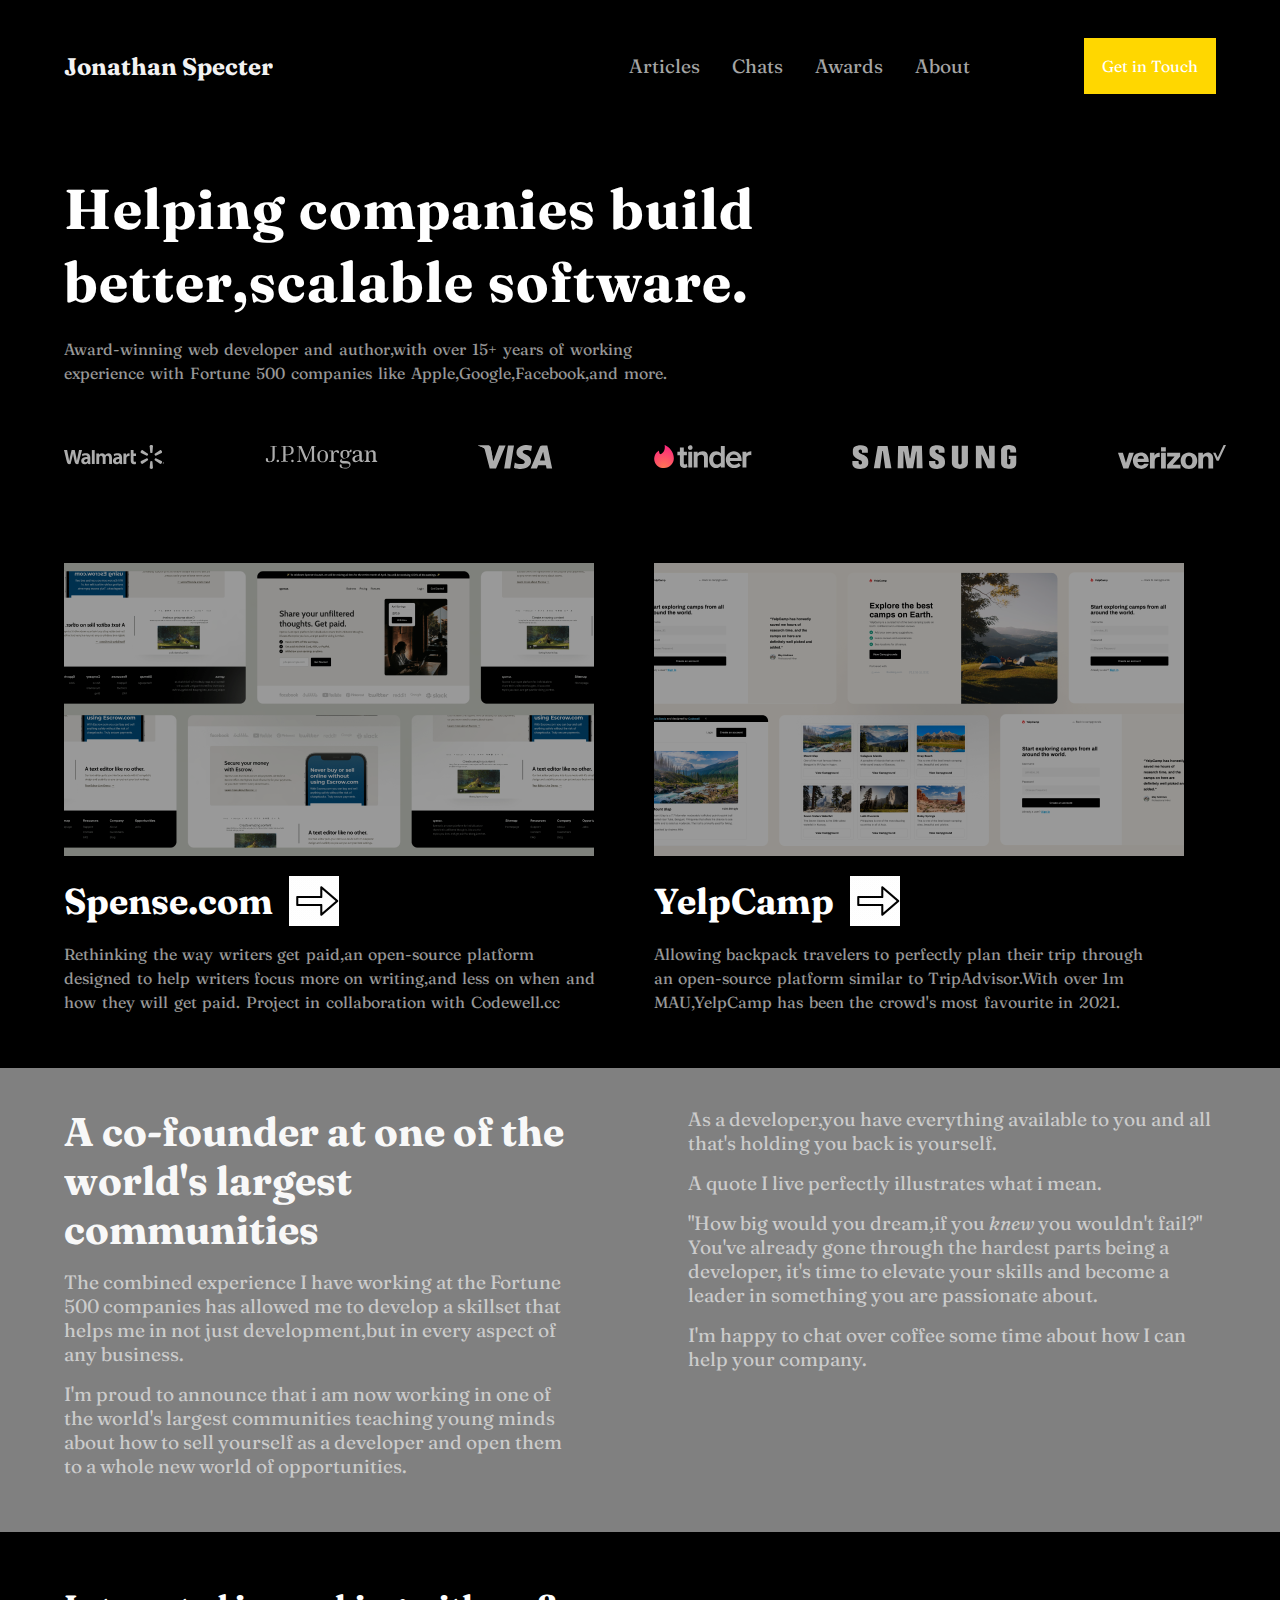
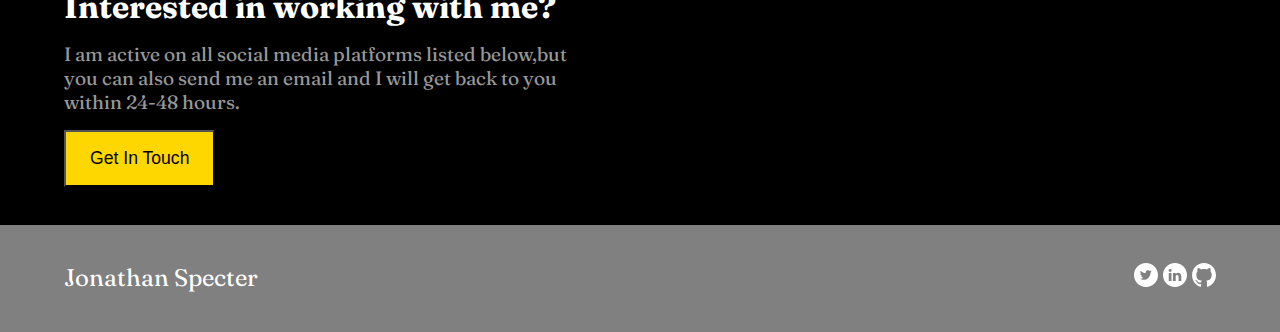
<file: index.html>
<!DOCTYPE html>
<html lang="en">
<head>
    <meta charset="UTF-8">
    <meta name="viewport" content="width=device-width, initial-scale=1.0">
    <title>CODEWELL| Landing Page Portfolio</title>
    <link rel="stylesheet" href="style.css">
    <link rel="shortcut icon" href="Developer Portfolio Starter Files/Assets/Social Icons/landing-page-optimization.png" type="image/x-icon">
    <link rel="preconnect" href="https://fonts.googleapis.com">
    <link rel="preconnect" href="https://fonts.gstatic.com" crossorigin>
    <link href="https://fonts.googleapis.com/css2?family=Barlow+Semi+Condensed:wght@500;600&family=Big+Shoulders+Text:wght@700&family=Fraunces:wght@700&family=Halant:wght@500;600&family=Hanken+Grotesk:ital,wght@0,700;0,800;1,500&family=Inter:wght@400;700&family=Karla:ital,wght@0,400;0,700;1,400;1,700&family=League+Spartan:wght@400;500;700&family=Lexend+Deca&family=Manrope:wght@400;500;600;700&family=Montserrat:wght@500;700&family=Open+Sans&family=Outfit:wght@300;400;600;700&family=PT+Sans:wght@700&family=Poiret+One&family=Poppins:ital,wght@0,200;0,400;0,500;0,600;1,200;1,400;1,500;1,600&family=Rubik:wght@400;500;700&display=swap" rel="stylesheet">
</head>
<body>
    <header>
        <div class="logo">
            <h2>Jonathan Specter</h2>
        </div>

        <input type="checkbox" id="checkbox">
        <label for="checkbox" class="hamburger">
             <div class="line"></div>
             <div class="line"></div>
             <div class="line"></div>
        </label>
 
        <nav class="nav">
            <ul>
                <li><a href="#">articles</a></li>
                <li><a href="#">chats</a></li>
                <li><a href="#">awards</a></li>
                <li><a href="#">about</a></li>
                <li><a href="#">get in touch</a></li>
            </ul>
        </nav>

        <div class="anime-button">
            <p>Get in Touch</p>
        </div>
        
        
    </header>
    <main>
        <section class="first-section">
           <div class="header-text">
             <h1>Helping companies build better,scalable software.</h1>

           </div>
           <div class="text">
            
            <p>
                Award-winning web developer and author,with over 15+ years of working experience with 
                Fortune 500 companies like Apple,Google,Facebook,and more.
            </p>

           </div>
           <div class="icons-box">
            <img src="assets/Logos/Walmart.svg" alt="">
            <img src="assets/Logos/JP Morgan.svg" alt="">
            <img src="assets/Logos/Visa.svg" alt="">
            <img src="assets/Logos/Tinder.svg" alt="">
            <img src="assets/Logos/Samsung.svg" alt="">
            <img src="assets/Logos/Verizon.svg" alt="">
           </div>
        </section>
        <section class="first-section second">
            
            <div class="spense-box">

                <div class="animation">
                    <a href="Developer Portfolio Starter Files/Spense Starter Files/spense.html"><img src="Developer Portfolio Starter Files/Assets/Spense.png" alt=""></a>
                </div>
                <div class="flexbox">
                    <h2>Spense.com</h2>
                    <img src="Developer Portfolio Starter Files/Assets/icons8-arrow.gif" alt="">
                </div>

                <div class="spensetext">
                    <p>Rethinking the way writers get paid,an open-source platform designed to help writers focus more on writing,and less on when 
                        and how they will get paid. Project in collaboration with Codewell.cc
                    </p>
                </div>
            </div>

            <div class="yelpcamp">
                <div class="animation">
                   <a href="Developer Portfolio Starter Files/yelpcamp.html"><img src="Developer Portfolio Starter Files/Assets/YelpCamp.png" alt=""></a>
                </div>               
                <div class="flexbox">
                    <h2>YelpCamp</h2>
                    <img src="Developer Portfolio Starter Files/Assets/icons8-arrow.gif" alt=""> 
                </div>

                <div class="spensetext">
                    <p>Allowing backpack travelers to perfectly plan their trip through
                        an open-source platform similar to TripAdvisor.With over 1m MAU,YelpCamp has 
                        been the crowd's most favourite in 2021.
                    </p>
                </div>

            </div>
        </section>
        
    </main>
    <section class="pre-footer">
        <div class="left-text">
            <h2>A co-founder at one of the world's largest communities</h2>
            
            <p>The combined experience I have working at the Fortune 500 companies has allowed
              me to develop a skillset that helps me in not just development,but in every aspect of any business.
            </p>

            <p>I'm proud to announce that i am now working in one of the world's largest communities teaching young
                minds about how to sell yourself as a developer and open them to a whole new world of opportunities.
            </p>

        </div>

        <div class="right-text">
           <p>As a developer,you have everything 
              available to you and all that's holding you back is yourself.
            </p>

            <p>A quote I live perfectly illustrates what i mean.</p>

            <p>"How big would you dream,if you <em>knew</em> you wouldn't fail?"
                You've already gone through the hardest parts being a developer,
                it's time to elevate your skills and become a leader in something you are passionate about.
            </p>

            <p>I'm happy to chat over coffee some time about how I can help your company.</p>

        </div>

    </section>
    <section class="black-prefoot">
        <div class="prefoot">
            <h2>Interested in working with me?</h2>

            <p>I am active on all social media platforms listed below,but you can also
                send me an email and I will get back to you within 24-48 hours.
            </p>
             <button>get in touch</button>
        </div>
    </section>

    <footer>
         <div class="footer-text">
            <p>Jonathan Specter</p>
         </div>

         <div class="footer-icons">
            <img src="Developer Portfolio Starter Files/Assets/Social Icons/Twitter.svg" alt="">
            <img src="Developer Portfolio Starter Files/Assets/Social Icons/LinkedIn.svg" alt="">
            <img src="Developer Portfolio Starter Files/Assets/Social Icons/Github.svg" alt="">
         </div>

    </footer>
</body>
</html>
</file>
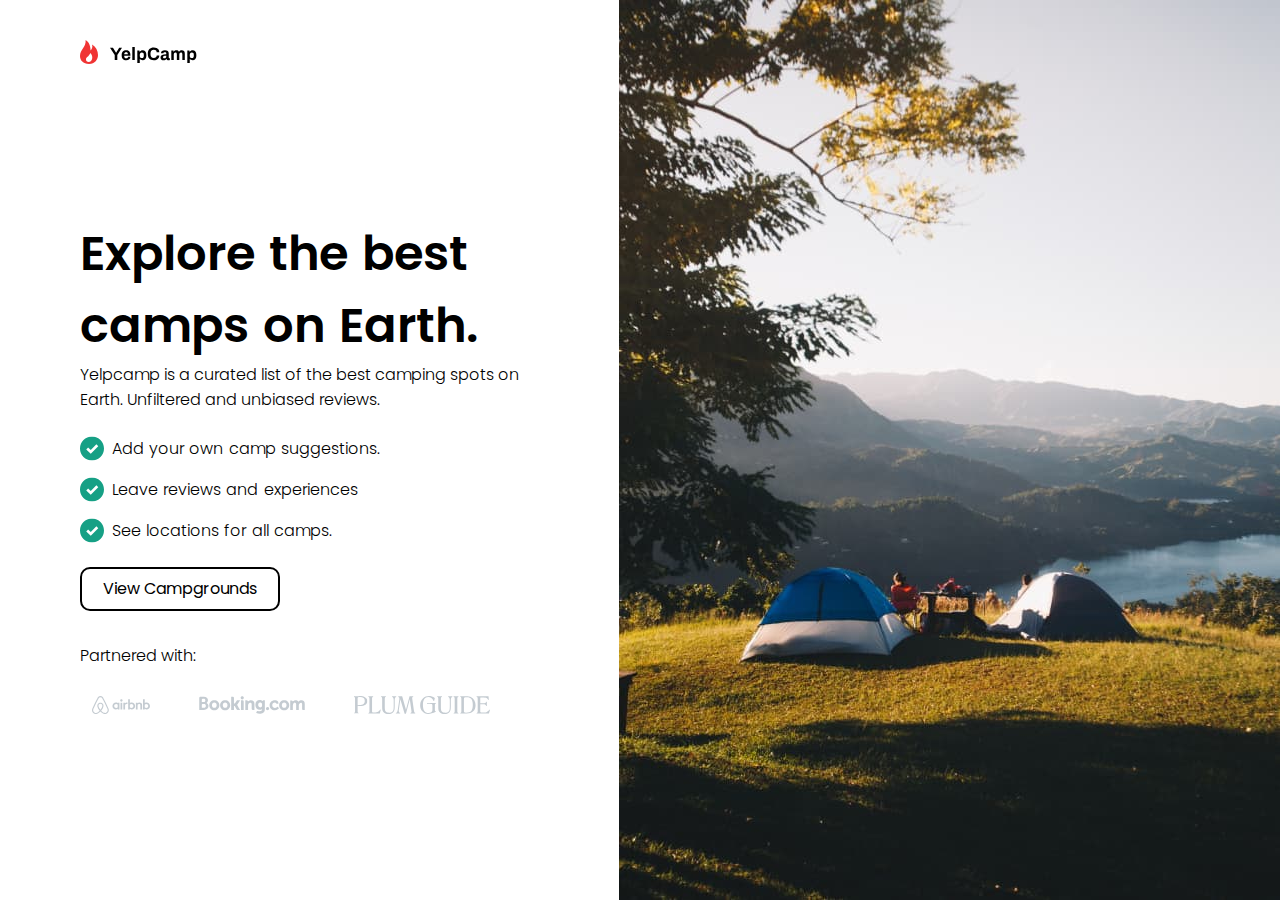
<file: Developer Portfolio Starter Files/yelpcamp.html>
<!DOCTYPE html>
<html lang="en">
<head>
    <meta charset="UTF-8">
    <link rel="stylesheet" href="styles.css">
    <link rel="shortcut icon" href="yelpcamp/camping-tent.png" type="image/x-icon">
    <meta name="viewport" content="width=device-width, initial-scale=1.0">
    <title>Yelpcamp || Landing Page</title>
</head>
<body>
    <main>
        <header>
            <div class="logo">
                <img src="yelpcamp/Assets/Logo.svg" alt="">
            </div>
        </header>
        <section class="main-section">
            <div class="first">
                <div class="logo-box">
                    <img src="yelpcamp/Assets/Logo.svg" alt="">
                </div>

                <div class="text-box">
                    <div class="header-text">
                        <h1>Explore the best camps on Earth.</h1>
                        <p>Yelpcamp is a curated list of the
                            best camping spots on Earth. Unfiltered and unbiased
                            reviews.
                        </p>
                    </div>

                    <div class="flex-box">
                        <div class="box">
                            <img src="yelpcamp/Assets/Checkmark.svg" alt="">
                            <p>Add your own camp suggestions.</p>
                        </div>
                        <div class="box">
                            <img src="yelpcamp/Assets/Checkmark.svg" alt="">
                            <p>Leave reviews and experiences</p>
                        </div>
                        <div class="box">
                            <img src="yelpcamp/Assets/Checkmark.svg" alt="">
                            <p>See locations for all camps.</p>
                        </div>
                    </div>

                    <div class="container">
                        <div class="wrap">
                            <a href="" class="alternate">
                                <span>view campgrounds</span>
                            </a>
                        </div>
                        <!-- <a href="https://www.flaticon.com/free-icons/tent" title="tent icons">Tent icons created by Freepik - Flaticon</a> -->
                    </div>

                    <footer>
                        <div class="introduction">
                            <p>Partnered with:</p>
                        </div>

                        <div class="footer-icons">
                            <img src="yelpcamp/Assets/Airbnb.svg" alt="">
                            <img src="yelpcamp/Assets/Booking.svg" alt="">
                            <img src="yelpcamp/Assets/Plum Guide.svg" alt="">
                        </div>
                    </footer>
                
                </div>
            </div>

            <div class="second">
                <div class="hero-image">
                    <img src="yelpcamp/Assets/Hero Image.jpg" alt="">
                </div>
                <div class="desktop-image">
                    <img src="yelpcamp/Assets/Hero Image (Tablet and Mobile).jpg" alt="">
                </div>
            </div>
        </section>
    </main>
   
</body>
</html>
</file>
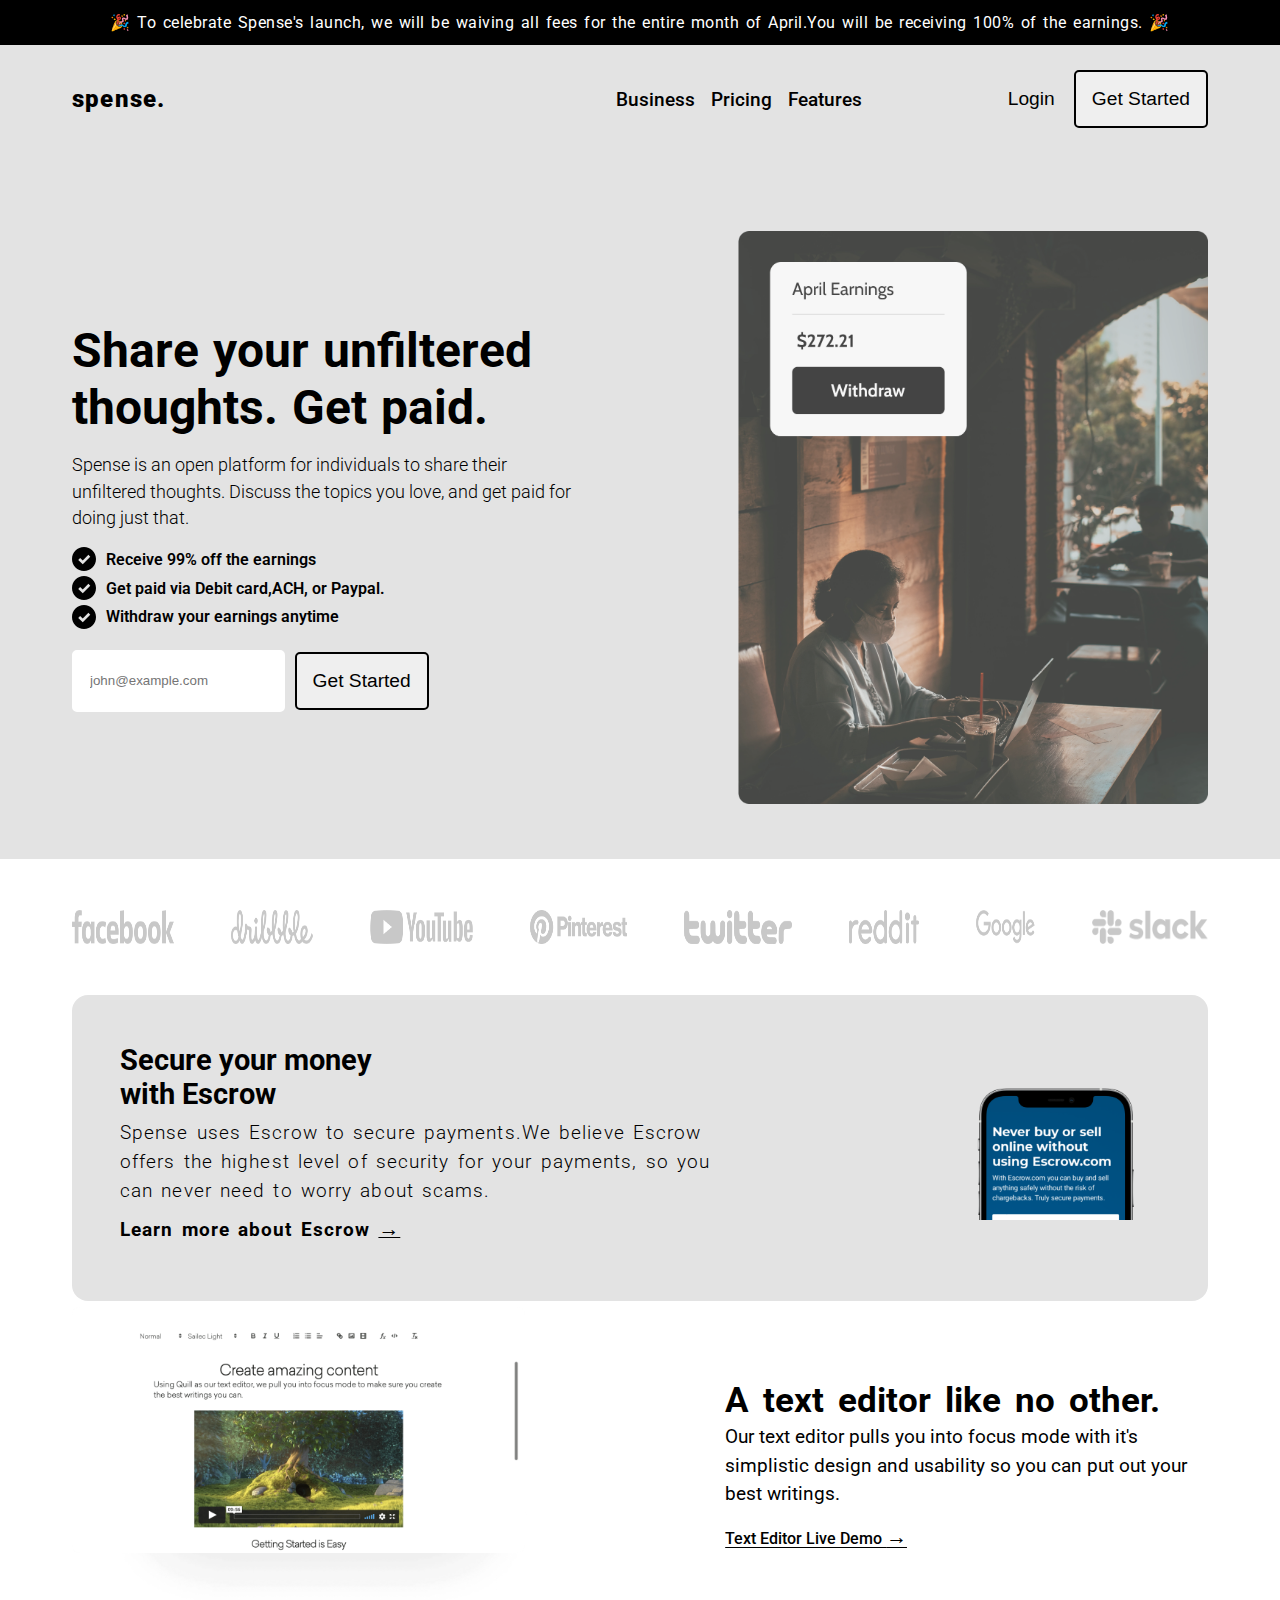
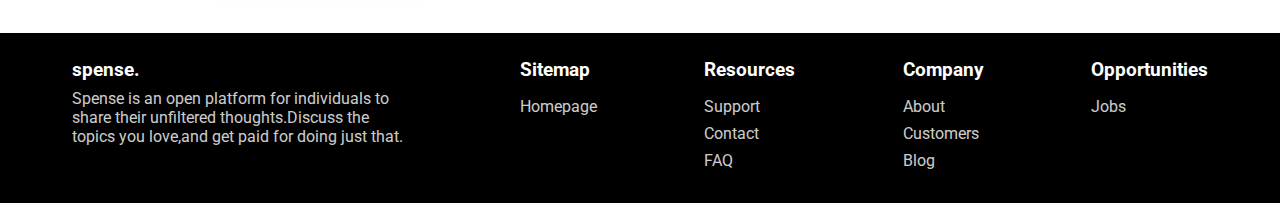
<file: Developer Portfolio Starter Files/Spense Starter Files/spense.html>
<!DOCTYPE html>
<html lang="en">
<head>
    <meta charset="UTF-8">
    <link rel="stylesheet" href="spense.css">
    <link rel="preconnect" href="https://fonts.googleapis.com">
    <link rel="preconnect" href="https://fonts.gstatic.com" crossorigin>
    <link href="https://fonts.googleapis.com/css2?family=Barlow+Semi+Condensed:wght@500;600&family=Big+Shoulders+Text:wght@700&family=Fraunces:wght@700&family=Halant:wght@500;600&family=Hanken+Grotesk:ital,wght@0,700;0,800;1,500&family=Inter:wght@400;700&family=Karla:ital,wght@0,400;0,700;1,400;1,700&family=League+Spartan:wght@400;500;700&family=Lexend+Deca&family=Manrope:wght@400;500;600;700&family=Montserrat:wght@500;700&family=Open+Sans&family=Outfit:wght@300;400;600;700&family=PT+Sans:wght@700&family=Poiret+One&family=Poppins:ital,wght@0,200;0,400;0,500;0,600;1,200;1,400;1,500;1,600&family=Roboto:ital,wght@0,300;0,400;0,500;0,700;0,900;1,900&family=Rubik:wght@400;500;700&display=swap" rel="stylesheet">
    <link rel="shortcut icon" href="Assets/thought.png" type="image/x-icon">
    <meta name="viewport" content="width=device-width, initial-scale=1.0">
    <title>SPENSE | LANDING PAGE </title>
</head>
<body>
  <header>
        <div class="top_section">
            <p><span>&#127881</span>
                To celebrate Spense's launch, we will be waiving all fees for the entire month of April.You will be receiving 100% of the earnings.
                <span>&#127881</span>  
            </p>
        </div>

        <div class="nav_bar">
            <div class="logo">
                spense.
            </div>

            <input type="checkbox" id="checkbox">
            <label for="checkbox" class="hamburger">
                    <div class="line"></div>
                    <div class="line"></div>
                    <div class="line"></div>                    
            </label>

            <nav class="nav">
                <ul>
                    <li>Business</li>
                    <li>Pricing</li>
                    <li>Features</li>
                    <li>Get Started</li>
                </ul>
            </nav>

            <div class="div">
               <button class="button">
                    Login
                </button>

           
                <button class="animated">
                   <a href=""> Get Started</a>
                </button>

                
            </div>
        </div>
  </header> 
  
  <main>
    <section class="first">
        <div class="first_container">
           <div class="text-wrap">
             <h2>Share your unfiltered thoughts. Get paid.</h2>
            <p>Spense is an open platform for individuals to share their unfiltered thoughts.
                Discuss the topics you love, and get paid for doing just that.
            </p>

           </div>
            <div class="flex_container">
                <img src="Assets/Checkmark.svg" alt="">
                <p>Receive 99% off the earnings</p>
            </div>
            <div class="flex_container">
                <img src="Assets/Checkmark.svg" alt="">
                <p>Get paid via Debit card,ACH, or Paypal.</p>
            </div>
            <div class="flex_container">
                <img src="Assets/Checkmark.svg" alt="">
                <p>Withdraw your earnings anytime</p>
            </div>


            <div class="flex_container">
                <input type="text" placeholder="john@example.com">
                 
                <button class="animated">
                   <a href=""> Get Started</a>
                </button>
            </div>
        </div>

        <div class="second-container">
            <img src="Assets/Hero Image (Desktop).png" alt="">
        </div>
         
    </section>

    <section class="wrapper">
        <div class="wrap">
            <img src="Assets/Facebook Logo.png" alt="">
        </div>  
        <div class="wrap">
            <img src="Assets/Dribbble Logo.png" alt="">
        </div>      
        <div class="wrap">
            <img src="Assets/Youtube Logo.png" alt="">
        </div>  
        <div class="wrap">
            <img src="Assets/Pinterest Logo.png" alt="">
        </div>
        <div class="wrap">
            <img src="Assets/Twitter Logo.png" alt="">
        </div>
        <div class="wrap">
            <img src="Assets/Reddit Logo.png" alt="">
        </div>
       <div class="wrap">
         <img src="Assets/Google Logo.png" alt="">
       </div>
        <div class="wrap">
            <img src="Assets/Slack Logo.png" alt="">
        </div>
    </section>

    <div class="phone-container">
        <div class="side-container">
            <div class="head-text">
                <h2>Secure your money with Escrow</h2>
            </div>
            <div class="text">
                <p>Spense uses Escrow to secure payments.We believe 
                Escrow offers the highest level of security for your payments,
                so you can never need to worry about scams.    
                </p>
                <p><a href="" class="animation">Learn more about Escrow <span>&#8594;</span></a></p>
            </div>
        </div>
          <div class="phone">
            <img src="Assets/Phone Mockup (Desktop).png" alt="">
          </div>
    </div>
     <section class="pre-footer">
        <div class="video-box">
            <img src="Assets/Text Editor.png" alt="">
        </div>
        <div class="video-text">
            <h3>A text editor like no other.</h3>
            <p>Our text editor pulls you into focus mode with it's simplistic 
                design and usability so you can put out your best writings. 
            </p>
            <a href="#">Text Editor Live Demo <span>&#8594;</span></a>
        </div>
    </section>
  </main>
  <footer>
        <div class="first-box">
            <div class="spense-logo">
                <h3>spense.</h3>
            </div>
            <div class="spense-text">
                <p>Spense is an open platform for individuals to share their unfiltered
                    thoughts.Discuss the topics you love,and get paid for doing just that.
                </p>
            </div>
        </div>

        <div class="second">
            <div class="heading">
                <h3>Sitemap</h3>
            </div>
            <div class="sub-links">
                <a href="#">Homepage</a>
            </div>
        </div>
        <div class="second">
             <div class="heading">
                <h3>Resources</h3>
            </div>
            <div class="sub-links">
                <a href="#">Support</a>
                <a href="#">Contact</a>
                <a href="#">FAQ</a>
            </div>
        </div>
        <div class="second">
             <div class="heading">
                <h3>Company</h3>
            </div>
            <div class="sub-links">
                <a href="#">About</a>
                <a href="#">Customers</a>
                <a href="#">Blog</a>
            </div>
        </div>
        <div class="second">
             <div class="heading">
                <h3>Opportunities</h3>
            </div>
            <div class="sub-links">
                <a href="#">Jobs</a>
            </div>
        </div>
  </footer>
</body>
</html>
</file>
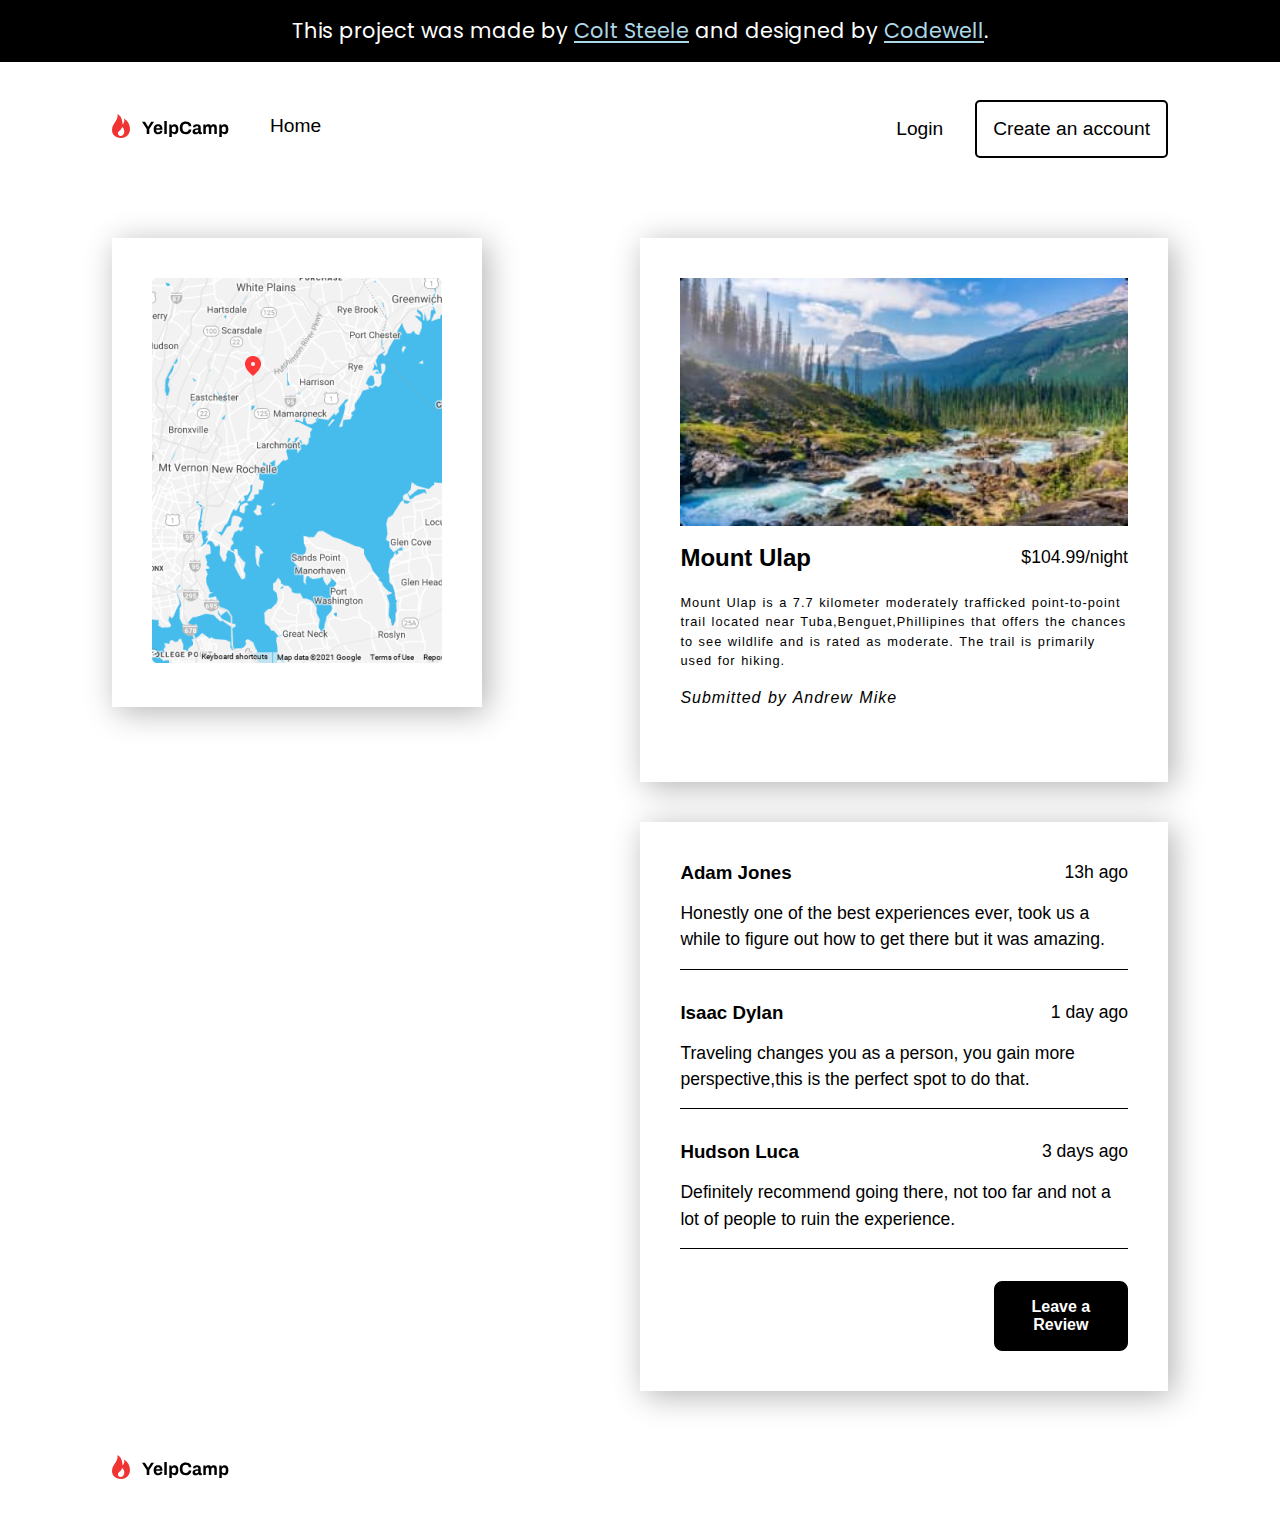
<file: Developer Portfolio Starter Files/yelpcamp/campground.html>
<!DOCTYPE html>
<html lang="en">
<head>
    <meta charset="UTF-8">
    <link rel="shortcut icon" href="Assets/camping-tent.png" type="image/x-icon">
    <link rel="stylesheet" href="campground.css">
    <meta name="viewport" content="width=device-width, initial-scale=1.0">
    <title>Yelpcamp || Campground Page</title>
</head>
<body>
    <header>
        <div class="top-bar">
            <p>This project was made by <a href="">Colt Steele</a>
                and designed by <a href="">Codewell</a>.
            </p>
        </div>

        <div class="nav-bar">
            <div class="home-box">
                <div class="logo">
                    <img src="Assets/Logo.svg" alt="">
                </div>
                <div class="home">
                    <a href="Assets/yelpcamp.html">Home</a>
                </div>
            </div>

            <div class="login-box">
                <div class="login">
                    <a href="Assets/log-in.html">Login</a>
                </div>
                <div class="button">
                    <a href="">Create an account</a>
                </div>
            </div>

            <input type="checkbox" id="checkbox">
            <label for="checkbox" class="hamburger">
                 <div class="line"></div>
                 <div class="line"></div>
                 <div class="line"></div>
            </label>
        </div>
    </header>
    <main>
        <section class="first">
            <div class="map-container">
                <img src="Assets/Map.png" alt="">
            </div>
            <div class="second-container">
                <div class="container">
                    <div class="wrapper">
                        <img src="Assets/Camp Images/Compressed Images/Mount Ulap.jpg" alt="">
                    </div>
    
                    <div class="text-wrap">
                        <div class="text">
                            <h2>
                                Mount Ulap
                            </h2>
                        </div>
                        <div class="time-box">
                            <p>$104.99/night</p>
                        </div>
                    </div>
    
                    <div class="wrap-text">
                        <p>Mount Ulap is a 7.7 kilometer moderately trafficked
                            point-to-point trail located near Tuba,Benguet,Phillipines that offers
                            the chances to see wildlife and is rated as moderate. The trail is primarily used for hiking.
                        </p>
    
                        <p><span><i>Submitted by Andrew Mike</i></span></p>
                    </div>
                </div>  
                <div class="comment-section">
                    <div class="comment">
                        <div class="top">
                            <div class="name-box">
                                <h3>Adam Jones</h3>
                            </div>

                            <div class="timer">
                                <p>13h ago</p>
                            </div>
                        </div>

                        <div class="word">
                            <p>Honestly one of the best experiences ever, took us a 
                                while to figure out how to get there but it was amazing.
                            </p>
                        </div>
                    </div>
                    <div class="comment">
                       <div class="top">
                            <div class="name-box">
                                <h3>Isaac Dylan</h3>
                            </div>
                            
                            <div class="timer">
                                <p>1 day ago</p>
                            </div>
                       </div>
                       <div class="word">
                        <p>Traveling changes you as a person, you gain more perspective,this
                            is the perfect spot to do that.
                        </p>
                       </div>
                    </div>
                    <div class="comment">
                       <div class="top">
                            <div class="name-box">
                                <h3>Hudson Luca</h3>
                            </div>
                        
                            <div class="timer">
                                <p>3 days ago</p>
                            </div>

                       </div>
                       <div class="word">
                            <p>Definitely recommend going there, not too far and not
                                a lot of people to ruin the experience.
                            </p>
                       </div>
                    </div>
                    <div class="message">
                        <a href="">Leave a Review</a>
                    </div>
                </div>
                
            </div>
        </section>
    </main>
    <footer>
        <div class="logo">
            <img src="Assets/Logo.svg" alt="">
        </div>
    </footer>
</body>
</html>
</file>
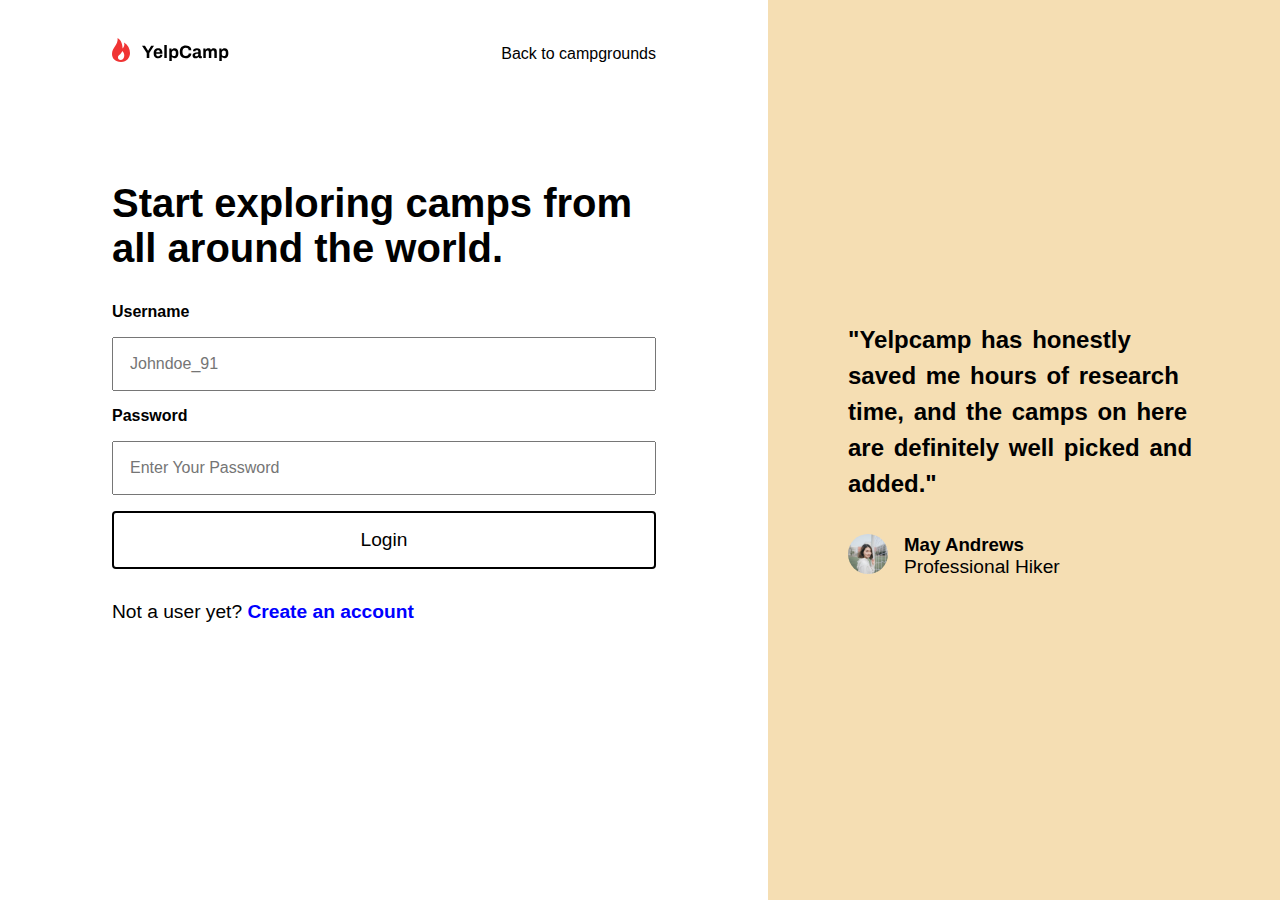
<file: Developer Portfolio Starter Files/yelpcamp/Assets/log-in.html>
<!DOCTYPE html>
<html lang="en">
<head>
    <meta charset="UTF-8">
    <link rel="stylesheet" href="log-in.css">
    <link rel="shortcut icon" href="camping-tent.png" type="image/x-icon">
    <meta name="viewport" content="width=device-width, initial-scale=1.0">
    <title>Yelpcamp || Login Page</title>
</head>
<body>
    <main>
        <section>
            <div class="navigation">
                <div class="logo">
                    <img src="Logo.svg" alt="">
                </div>

                <div class="nav-link">
                    <a href="">Back to campgrounds</a>
                </div>
            </div>

            <div class="card">
                <div class="intro-text">
                    <h2>Start exploring camps from all around
                        the world.
                    </h2>
                </div>

                <div class="form">
                     <div class="form-contents">
                        <div class="form-text">
                            <p>Username</p>
                         </div>
                         <div class="input">
                            <input type="text" placeholder="johndoe_91">
                         </div>
                     </div>

                     <div class="form-contents">
                        <div class="form-text">
                            <p>Password</p>
                         </div>
                         <div class="input">
                            <input type="text" placeholder="Enter your password">
                         </div>
                     </div>
                </div>
                    
                <button class="btn">Login</button>
                <div class="create-link">
                    <p>Not a user yet? <a href="">Create an account</a></p>
                </div>
            </div>
        </section>

        <section>
           <div class="align">
                <div class="testimonial">
                    <h2>
                        "Yelpcamp has honestly saved me hours of research time, and the camps on here
                        are definitely well picked and added."
                    </h2>
                
                </div>
            </div>

            <div class="flex-box">
                    <div class="image-box">
                        <img src="User Testimonial.svg" alt="">
                    </div>
                    <div class="name-card">
                        <h3>May Andrews</h3>
                        <p>Professional Hiker</p>
                    </div>
            </div>
           </div>
        </section>
    </main>
</body>
</html>
</file>
<file: style.css>
*{
    padding: 0;
    margin: 0;
    box-sizing: border-box;
}
body{
    /* font-family: Georgia, 'Times New Roman', Times, serif; */
    font-family: 'Fraunces', serif;
    /* overflow-x: hidden; */
}
header{
    background: black;
    color: white;
    padding: 3% 4rem;
    border-bottom: solid 1px black;
    display: flex;
    justify-content: space-between;
    align-items: center;
}
.anime-button{
    background: linear-gradient(30deg,gold 50%,transparent 50%);
    padding: 1rem;
    border: 2px gold solid;
    background-size: 500px;
    background-position: 0%;
    transition: all 350ms ease-in-out;
    cursor: pointer;
}
.anime-button:hover{
    background-position: 100%;
}

.logo{
    opacity: .95;
}
nav ul{
    display: flex;
    font-size: 1.2rem;
    text-transform: capitalize;
    justify-content: center;
    gap: 2rem;
    align-items: center;
}
nav li{
    list-style: none;
}
nav ul li a{
    text-decoration: none;
    position: relative;
    color: white;
    opacity: .65;
}
nav ul li a::before{
    content: "";
    transition: width .4s;
    background-color: antiquewhite;
    position: absolute;
    left: 0;
    height: 2px;
    bottom: -5px;
    width: 0%;
}
nav ul li:nth-child(5){
    display: none;
}
nav ul li a:hover::before{
    width: 100%;
}
button{
    padding: 1rem 1.5rem;
    background-color: gold;
    font-size: 1.1rem;
    text-transform: capitalize;
    color: black;
    cursor: pointer;
    transition: all .45s ease-in-out;
}

main{
    background-color: black;
}
.first-section{
    padding: 3% 4rem;
    border-top: solid 1px black;
    width: 75%;
    color: white;
}
.first-section h1{
    font-size: 3.5rem;
    letter-spacing: 1px;
    width: 100%;
    line-height: 1.3;
    word-spacing: 2px;
}
.text{
    width: 75%;
}
.text p{
    margin: 3% 0 7% 0;
    opacity: .6;
    line-height: 1.5;
    word-spacing: 2px;
    font-size: 1rem;
}
.icons-box{
    display: flex;
    gap: 12%;
    /* flex-wrap: wrap;
    row-gap: 2rem; */
    padding: 1rem 0;
    align-items: center;
}
.second{
    display: flex;
    justify-content: space-between;
    /* gap: 15%; */
    width: 100%;
}
.flexbox{
    display: flex;
    padding: 1rem 0;
    justify-content: flex-start;
    align-items: center;
    font-size: 1.5rem;
    gap: 1rem;
}
.animation img{
    opacity: .6;
    cursor: pointer;
    transition: opacity 200ms ease-in-out,scale 200ms ease-in 200ms;
}
.animation:hover img{
    opacity: 1;
    scale: 1.05;
}
.spensetext{
    width: 90%;
    margin-bottom: 1rem;
    opacity: .6;
}
.spensetext p{
    line-height: 1.5;
    word-spacing: 1.5px;
}
.pre-footer{
    padding: 3% 4rem;
    background: grey;
    display: flex;
    justify-content: center;
    gap: 10%;
    color: white;
}
.pre-footer p{
    opacity: .6;
    font-size: 1.2rem;
    padding-bottom: 1rem;
}
.left-text h2{
    font-size: 2.5rem;
    opacity: .95;
    padding-bottom: 1rem;
}
.black-prefoot{
    padding: 3% 4rem;
    color: white;
    background: black;
}
.prefoot{
    width: 45%;
}
.prefoot p{
    opacity: .6;
    font-size: 1.2rem;
    padding: 1rem 0;
}
.prefoot h2{
    font-size: 2rem;
    padding-top: 1rem;
}
footer{
    background: gray;
    display: flex;
    justify-content: space-between;
    padding: 3% 4rem;
    color: white;
    font-size: 1.5rem;
}
#checkbox{
    visibility: hidden;
}
/* responsiveness */
@media screen and (max-width:1024px){
    .yelpcamp > img,.spense-box > img{
        width: 75%;
        margin-bottom: 1rem;
    }
    .icons-box{
        gap: 8%;
    }
    .prefoot h2{
        font-size: 1.5rem;
    }
    .first-section h1{
        font-size: 2.5rem;
    }
}
@media screen and (max-width:768px){
    header .anime-button{
        /* display: none; */
        position: fixed;
        left: -100%;
    }
    
    nav{
        position: fixed;
        left: -100%;
        width: 75%;
        top: 0;
        transition: all .65s ease-in;
        z-index: 10;
    }
    .hamburger,
    .line:not(:nth-child(3)){
        position: relative;
        z-index: 11;
        transition: all .6s ease-in;
    }
    .line:nth-child(3){
        transition: all .2s ease-in;
    }
    nav ul{
        flex-direction: column;
        background-color: grey;
        row-gap: 2rem;
        font-size: 2rem;
        text-transform: uppercase;
        height: 100vh;
        text-align: center;
        padding: 1rem 0;
        overflow: scroll;
    }
    nav ul li:nth-child(5){
        display: contents;
        font-size: 1rem;
    }
    .line{
        width: 30px;
        background-color: whitesmoke;
        height: 3px;
    }
    #checkbox:checked ~ .nav{
        left: 0;
    }
    #checkbox:checked ~ .hamburger .line:nth-child(1){
        transform: rotate(135deg) translateY(-10px)translateX(-2px);
        width: 45px;
    }
    #checkbox:checked ~ .hamburger .line:nth-child(2){
        transform: rotate(-135deg) translateY(10px) translateX(-7px);
    }
    #checkbox:checked ~ .hamburger .line:nth-child(3){
        width: 0;
    }
    .line:not(:last-child){
        margin-bottom: 4px;
    }
    .line:nth-child(2){
        width: 45px;
    }

    .icons-box{
        flex-wrap: wrap;
        /* row-gap: 2rem; */
        gap: 1rem 4rem;
        align-items: center;
        justify-content: center;
        width: 90%;
    }
    section{
        padding: 3% 1.5rem;
    }
    .first-section{
        width: 100%;
        text-align: left;
    }
   .header-text h1{
        font-size: 3.5rem;
        word-spacing: 2px;
        line-height: 1.1;
        opacity: .95;
   } 
   .text{
        width: 100%;
   }
   .text p{
        font-size: 1.1rem;
        line-height: 1.2;
        margin: 3% 0;
        letter-spacing: 1px;
        word-spacing: 1.2px;
   }
   .second{
        flex-direction: column;
        row-gap: 2rem;
        width: 100%;
        align-items: center;
        justify-content: center;
        text-align: left;
   }
   .spense-box>img,.yelpcamp>img{
        width: 100%;
   }
   .pre-footer{
    flex-direction: column;
   }

   .left-text p,.right-text p{
        margin-bottom: 1rem;
   }
   .black-prefoot{
        width: 100%;
   }
   .prefoot{
        width: 80%;
   }
   .black-prefoot p{
        font-size: 1.2rem;
        word-spacing: 3px;
   }
   .prefoot h2{
        font-size: 2.2rem;
   }
   footer{
    font-size: 1rem;
   }

}
@media screen and (max-width:425px){
    .first-section,.second,footer,.pre-footer,.black-prefoot{
        padding: 2% 2rem;
    }
    header{
        padding: 4% 2rem;
    }
    .logo{
        font-size: 80%;
    }
    .header-text h1{
        /* width: 80%; */
        font-size: 2rem;
    }
    .icons-box{
        gap: 2.5rem;
    }
    .text p{
        letter-spacing: 0.1px;
        font-size: 85%;
        word-spacing: 2px;
    }
    .prefoot{
        width: 100%;
        font-size: 80%;
    }
    .left-text h2{
        font-size: 2rem;
    }
    .prefoot h2{
        font-size: 1.5rem;
    }
    .prefoot p{
        font-size: 90%;
        padding-top: 0;
    }
    .spense-box{
        width: 100%;
        align-items: center;
        justify-content: center;
    }
    .flexbox img{
        width: 10%;
    }
    .animation img{
        width: 100%;
    }
}
</file>
<file: Developer Portfolio Starter Files/styles.css>
@import url('https://fonts.googleapis.com/css2?family=Poppins:wght@100;200;300;400;500;600;700;800;900&display=swap');

*,
*::before,
*::after{
    padding: 0;
    /* transition: .5s ease-in-out; */
    margin: 0;
    box-sizing: border-box;
}

/* introductory pages */
body{
    background: #fff;
    padding-left: 3rem;
    font-family: 'Poppins', sans-serif;
    /* overflow: hidden; */
}
.main-section{
    display: flex;
    justify-content: space-between;
    align-items: flex-start;
}
.first{
    padding: 2.5rem 4rem 4rem 2rem;
    /* margin-bottom: 2rem; */
}
.logo-box{
    padding-bottom: 5rem;
}
.hero-image{
    width: 90%;
}
.header-text{
    padding-top: 4rem;
    width: 100%;
}
.header-text h1{
    font-size: 3rem;
    font-weight: 600;
    word-spacing: 3px;
}
.header-text p{
    font-weight: 300;
}
.flex-box{
    padding-top: 1.5rem;
}
.box{
    display: flex;
    word-spacing: 1.2px;
    font-weight: 300;
    gap: .5rem;
    margin-bottom: 1rem;
}
.footer-icons{
    display: flex;
    gap: 5%;
    padding-top: 1rem;
}
.desktop-image{
    display: none;
}

html span{
    transition: none;
}
.introduction p{
    font-weight: 300;
}
.container{
    transition: .5s ease-in-out;
    max-width: 200px;
    padding: .5rem 0 2rem 0;
    width: 100%;
    transition: all .5s ease-in-out;
}
.container a{
    overflow: hidden;
    text-align: center;
    position: relative;
    transition: .5s ease-in-out;
    display: block;
    padding: 0 1rem;
    border-radius: 10px;
    /* margin: 0 auto; */
    text-decoration: none;
    color: black;
    line-height: 40px;
    width: 100%;
    max-width: 250px;
    text-transform: capitalize;
    border: 2px solid black;
}
.container a:hover{
   color: white;
}

.alternate::before,
.alternate::after,
.alternate span::after,
.alternate span::before{
   content: '';
   position: absolute;
   z-index: -1;
   top: 0;
   transition: .5s ease-in-out;
   width: 25%;
   height: 0;
   background-color: black;
}
.alternate::before{
   left: 0;
}
.alternate::after{
   left: 50%;
}
header{
    display: none;
}
.alternate span::before,
.alternate span::after{
   bottom: 0;
   top: auto;    
}
.alternate span::before{
   left: 25%;
}
.alternate span::after{
   left: 75%;
}
.alternate:hover::before,
.alternate:hover:after,
.alternate:hover span::before,
.alternate:hover span::after
{
   height: 40px;
}
/* respnsiveness */
@media screen and (max-width:1024px) {
    
    .header-text{
        width: 100%;
    }
    .header-text h1{
        font-size: 2.5rem;
        margin-bottom: .5rem;
    }
    .header-text p{
        font-size: 90%;
    }
    .footer-icons{
        gap: 2%;
    }
}
@media screen and (max-width:768px){
    .logo-box{
        display: none;
    }
    header{
        display: contents;
    }
    .logo{
        padding-left: 2rem;
        margin: 2rem 0;
    }
    .main-section{
        flex-direction: column-reverse;
    }
    body{
        padding-left: 0;
    }
    .first{
        padding-left: 2rem;
        margin-bottom: 0rem;
    }
    .hero-image{
        display: none;
    }
    .desktop-image{
        display: contents;
    }
    .container{
        transition: none;
    }
    .container a{
        background: black;
        color: #fff;
    }
}
@media screen and (max-width:425px){
    .desktop-image img{
        width: 100%;
        /* object-fit: cover; */
    }
    .desktop-image{
        width: 100%;
    }
    .container{
        margin-top: 1rem;
    }
    .first{
        padding-left: 1rem;
        margin-bottom: 0rem;
    }
    .header-text{
        width: 90vw;
    }
    .box{
        margin-bottom: .5rem;
        font-size: 80%;
    }
    .box img{
        width: 5%;
    }
    .box p{
        padding-top: .2rem;
    }
    .footer-icons img{
        width: 40%;
    }
    .header-text h1{
        line-height: 1.2;
        font-size: 2rem;
    }
    .first
    ,.second{
        width: 100%;
    }
}
</file>
<file: Developer Portfolio Starter Files/Spense Starter Files/spense.css>
@import url('https://fonts.googleapis.com/css2?family=Barlow+Semi+Condensed:wght@500;600&family=Big+Shoulders+Text:wght@700&family=Fraunces:wght@700&family=Halant:wght@500;600&family=Hanken+Grotesk:ital,wght@0,700;0,800;1,500&family=Inter:wght@400;700&family=Karla:ital,wght@0,400;0,700;1,400;1,700&family=League+Spartan:wght@400;500;700&family=Lexend+Deca&family=Manrope:wght@400;500;600;700&family=Montserrat:wght@500;700&family=Open+Sans&family=Outfit:wght@300;400;600;700&family=PT+Sans:wght@700&family=Poiret+One&family=Poppins:ital,wght@0,200;0,400;0,500;0,600;1,200;1,400;1,500;1,600&family=Roboto:wght@300;400;500&family=Rubik:wght@400;500;700&display=swap');

*{
    margin: 0;
    padding: 0;
    box-sizing: border-box;
}
body{
    font-family: 'Roboto', sans-serif;
    min-height: 100vh;
    overflow-x: hidden;
    /* padding: 3% 4rem; */
}
.top_section{
    background-color: #000;
    padding: 1% 3rem;
    color: white;
    word-spacing: 2px;
}
.top_section p{
    /* margin: 0 4.5rem; */
    text-align: center;
    font-size: 1.rem;
    letter-spacing: .5px;
}
.nav_bar{
    padding: 2% 4.5rem 4% 4.5rem;
    width: 100%;
    background-color: #e3e3e3;
    display: flex;
    justify-content: space-between;
    align-items: center;
}
.logo{
    font-weight: 900;
    font-size: 1.5rem;
    letter-spacing: 1.2px;
}
.nav ul{
    display: flex;
    list-style-type: none;
    align-items: center;
    gap: 1rem;
    font-size: 1.2rem;
    cursor: pointer;
    font-weight: 500;
}

#checkbox{
    opacity: 0;
}
nav ul li{
    position: relative;
}
nav ul li:last-child{
    display: none;
}
.div{
    display: flex;
    align-items: inherit;
    gap: 1.2rem;
}
.button{
    border: none;
    background-color: transparent;
    font-size: 1.2rem;
}
.div a{
    text-decoration: none;
    color: #000;
}
.animated a{
    font-size: 1.2rem;
    color: #000;
    text-decoration: none;
}
.animated{
    cursor: pointer;
    border-radius: 5px; 
    display: inline-block;
    padding: 1rem;
    border: 2px solid #000;
    position: relative;
    isolation: isolate;
}
.animated::after{
    content: '';
    position: absolute;
    z-index: -2;
    background-color: #000;
    inset: 0;
    transform-origin: right;
    transition: all 400ms ease-in-out;
    scale: 0 1;
}
.animated:hover a{
    color: white;
}
.animated:hover:after,.animated:focus-visible::after{
    scale: 1 1;
    transform-origin: left;
}
nav ul li::before{
    content: '';
    position: absolute;
    background-color: #555;
    /* width: 0%; */
    inset: 0;
    scale: 0 1;
    height: 2px;
    transform-origin: center;
    transition: all 300ms ease-in;
    left: 0;
    top: 100%;
}
nav ul li:hover::before{
    scale: 1 1;
}
.first{
    background: #e3e3e3;
    width: 100%;
    padding: 4% 4.5rem 4% 4.5rem;
    display: flex;
    /* justify-content: space-between; */
    align-items: center;
}
.text-wrap{
    width: 75%;
}
.text-wrap h2{
    font-size: 3rem;
    font-weight: 700;
    word-spacing: 2px;
    margin-bottom: 1rem;
}
.text-wrap p{
    font-weight: 300;
    line-height: 1.5;
    font-size: 1.1rem;
    padding-bottom: 1rem;
}
.flex_container{
    display: flex;
    justify-content: flex-start;
    gap: .6rem;
    font-weight: 600;
    padding-bottom: .3rem;
    align-items: center;
}
.flex_container:has(input){
    margin-top: 1rem;
}
.flex_container input{
    padding: 1rem;
    height: 62px;
    border: 2px solid white;
    border-radius: 5px;
}
.second-container{
    max-width: 470px;
}
.second-container img{
    /* width: min-content; */
    width: 100%;
    opacity: .7;
    transition: opacity 250ms ease-in,transform 250ms ease-in-out 250ms;
}
.second-container:hover img{
    opacity: 1;
    transform: translateY(-10px);
}
.wrapper{
    background: white;
    display: flex;
    /* justify-content: space-between; */
    padding: 2% 4.5rem;
    gap: 5%;
    /* width: 100%; */
    margin: 2% 0;
   }
.wrap{
    width: fit-content;
    transition: all 500ms ease;
}
.wrap img{
    width: 100%;
    height: 100%;
}
.wrap:hover img{
    transform: translateY(-10px);
    transition: all 700ms ease-out;
}
.phone-container{
    margin: 0 4.5rem;
    background: #e3e3e3;
    border-radius: 1rem;
    padding: 3rem;
    display: flex;
    align-items: center;
    justify-content: space-between;
}
.side-container{
    /* width: fit-content; */
}
.head-text{
    width: 50%;
    margin-bottom: .5rem;
    font-size: 1.2rem;
}
.text{
    width: 95%;
}
/* the text paragraph aint perfect yet */
.text>p{
    font-size: 1.2rem;
    word-spacing: 2px;
    letter-spacing: 1.1px;
    line-height: 1.5;
    font-weight: 300;
    padding-bottom: .5rem;
}
.animation{
    text-decoration: none;
    color: #000;
    font-weight: 700;
    transition: all 350ms ease-in-out;
    /* margin-bottom: 2px; */
}
.animation span{
    font-size: 1.3rem;
    text-decoration: underline;
    text-decoration-thickness: 1.3px;
}
.phone{
    width: 100%;
    height: 100%;
}
.phone img{
    width: 100%;
    height: 100%;
}
.pre-footer{
    display: flex;
    justify-content: flex-start;
    padding: .5% 4.5rem;
    gap: 15%;
}
.video-box{
    width: 100%;
}
.video-box img{
    width: 100%;
}
.video-text{
    width: 100%;
    margin-top: 4.5rem;
}
.video-text h3{
    font-size: 2.2rem;
    margin-bottom: .1rem;
    word-spacing: 5px;
}
.video-text p{
    font-size: 1.2rem;
    line-height: 1.5;
    margin-bottom: 1rem;
}
.video-text a{
    color: black;
    text-decoration: underline;
    font-weight: 500;
    text-underline-offset: 3px;
}
.video-text span{
    font-size: 1.3rem;
}
footer{
    background-color: #000;
    padding: 2% 4.5rem;
    display: flex;
    justify-content: space-between;
}
div:has(.sub-links){
    background-color: #000;
    color: white;
}
.first-box{
    background-color: #000;
    color: white;
    width: 30%;
    display: flex;
    row-gap: .5rem;
    align-items: flex-start;
    /* justify-content: flex-start; */
    flex-direction: column;
}
.spense-text{
    opacity: 80%;
}
.second{
    display: flex;
    row-gap: 1rem;
    flex-direction: column; 
}
.sub-links a{
    display: block;
    margin-bottom: .5rem;
    opacity: 80%;
    text-decoration: none;
    color: white;
}
/* responsiveness */
@media screen and (max-width:1024px) {
    .top_section{
        padding: 1% 1rem;
        font-size: 90%;
        word-spacing: 80%;
    }
    .nav_bar{
        padding: 2% 2rem;
    }
    .first,.wrapper{
        padding: 3% 2rem;
    }
    .text-wrap{
    width: 85%;
    }
    .text-wrap h2{
        font-size: 2.5rem;
    }
    .flex_container{
        gap: 1rem;
    }
    .phone-container{
        margin: 0% 2rem;
    }
    .text{
        width: 100%;
    }
    .phone{
        width: 100%;
    }
    .phone img{
        width: 100%;
    }
    .pre-footer{
        margin: 2% 0;
    }
    .video-text{
        width: 100%;
        margin-top: 2.5rem;
    }
    .video-text h3{
        font-size: 1.5rem;
        margin-bottom: .4rem;
        word-spacing: 5px;
    }
    .video-text p{
        font-size: 95%;
        margin-bottom: .1rem;
    }
    footer{
        padding: 2% 2rem;
    }
    .first-box{
        width: 40%;
    }
    .spense-text p{
        font-size: 1rem;
        word-spacing: 1.5px;
    }
}
@media screen and (max-width:768px){
    nav ul li{
        font-size: 90%;
    }
    .button{
        font-size: 98%;
    }
    .animated{
        padding: .5rem;
    }
    .first{
        /* padding: 2% .5rem; */
        flex-direction: column-reverse;
        row-gap: 2rem;
    }
    .second-container{
        max-width: 700px;
    }
    .second-container img{
        width: 100%;   
    }
    .text{
        width: 100%;
        /* margin: 0 auto; */
        /* text-align: center; */
    }
    .text-wrap{
        width: 85%;
    }
    .flex_container input{
        max-height: 45px;
    }
    .phone-container{
        flex-direction: column;
        row-gap: 2rem;
        justify-content: center;
        padding: 1.5rem;
        align-items: center;
    }
    .side-container{
        margin-left: 10%;
    }
    .phone{
        max-width: 900px;
    }
    .phone img{
        width: 100%;
        margin-left: -20%;
        margin-bottom: -3.5%;
    }
    .pre-footer{
        flex-direction: column-reverse;
        padding: 1.5rem;
    }
    .video-text{
        width: 90%;
    }
    .video-text p{
        word-spacing: 2px;
        letter-spacing: 1.3 px;
    }
    footer{
        flex-wrap: wrap;
        column-gap: 2.5rem;
        align-items: flex-start;
        justify-content: flex-start;
        padding:  1.2rem;
        row-gap: 1rem;
    }
    .first-box{
        width: 60%;
    }
    .spense-text{
        width: 100%;
    }
}
@media screen and (max-width:425px) {
    .nav{
        position: fixed;
        left: -100%;
        width: 100%;
        top: 0;
        transition: all .65s ease-in;
        z-index: 5;
    }
    .nav ul{
        flex-direction: column;
        background-color: #e3e3e3;
        row-gap: 2rem;
        justify-content: center;
        align-items: center;
        font-size: 2rem;
        text-transform: uppercase;
        height: 100vh;
        text-align: center;
        padding: 1rem 0;
        overflow: scroll;
    }
    .div{
        position: fixed;
        left: -100%;
    }
    header{
        overflow-x: hidden;
    }
    .hamburger,.line{
        position: relative;
        z-index: 11;
        transition: all .4s ease-in-out;
    }
    .line{
        width: 30px;
        transform-origin: center;
        background-color: #000;
        height: 3px;
    }    
    .line:not(:last-child){
        margin-bottom: 3px;
    }
    #checkbox:checked ~ .nav{
        left: 0;
    }
    #checkbox:checked ~ .hamburger .line:nth-child(1){
        transform: rotate(45deg) translateY(7px);
    }
    #checkbox:checked ~ .hamburger .line:nth-child(3){
        transform: rotate(-45deg) translateY(-9px);
    }
    #checkbox:checked ~ .hamburger .line:nth-child(2){
        width: 0;
    }
    nav ul li:last-child{
        display: contents;
    } 
    .text-wrap{
        width: 100%;
    }  
    .text-wrap h2{
        font-size: 1.7rem;
    } 
    .text-wrap p{
        font-size: 95%;
    }
    .flex_container img{
        width: 4%;
    }
    .flex_container p{
        font-size: 95%;
    }
    .flex_container:has(input){
        flex-wrap: wrap;
        row-gap: 2rem;
    }
    .wrap img{
        width: 95%;
    }
    .head-text{
        width: 70%;
    }
    .head-text h2{
        font-size: 1.7rem;
    }
    .text{
        width: 100%;
    }
    .text p{
        font-size: 95%;
    }
    .pre-footer{
        margin: 0;
        padding: 0 2rem;
    }
    .video-text{
        width: 100%;
    }
    .video-text h3{
        font-size: 2rem;
    }
    .video-text p{
        font-size: 90%;
    }
    footer{
        row-gap: 3rem;
        column-gap: 20%;
        justify-content: space-between;
    }
    .first-box{
        width: 100%;
    }
}
</file>
<file: Developer Portfolio Starter Files/yelpcamp/campground.css>
@import url('https://fonts.googleapis.com/css2?family=Poppins:wght@100;200;300;400;500;600;700;800;900&display=swap');

*{
    padding: 0;
    margin: 0;
    box-sizing: border-box;
}
body{
    font-family: 'Roboto', sans-serif;
}
html{
    scroll-behavior: smooth;
}
/* header and navigation */
header{
    margin-bottom: 1rem;
}
.top-bar{
    background-color: #000;
    padding: 1.2% .5rem;
    color: #fff;
    font-family: 'Poppins', sans-serif;
    font-size: 1.3rem;
    text-align: center;
}
.hamburger{
    display: none;
}
.top-bar a{
    text-decoration-color: lightblue;
    text-underline-offset: 3px;
    color: lightblue;
}
.nav-bar,
footer{
    padding: 3% 7rem;
    display: flex;
    justify-content: space-between;
}
.home-box{
    display: inherit;
    gap: 2.5rem;
    align-items: center;
}
.home{
    padding-bottom: .4rem;
}
.nav-bar a{
    text-decoration: none;
    color: #000;
    font-size: 1.2rem;
    position: relative;
    transition: all 250ms ease-in;
}
.home a::after,
.login a::after{
    position: absolute;
    height: 1.5px;
    width: 100%;
    transition: all 250ms ease-in;
    z-index: -1;
    content: '';
    bottom: 0%;
    left: 0;
    background: #000;
    transform-origin: center;
    scale: 0 1;
}
.home a:hover::after,
.home a:focus-visible::after,
.login a:hover::after,
.login a:focus-visible:after{
    scale: 1 1;
}
.login-box{
    display: inherit;
    align-items: center;
    gap: 2rem;
}
.button a{
    display: block;
    border-radius: 5px;
    padding: 1rem;
    border: 2px solid black;
    transition: all 300ms ease-in-out;
}
.button a::after{
    background-color: #000;
    width: 100%;
    height: 100%;
    content: "";
    position: absolute;
    top: 0;
    z-index: -1;
    left: 0;
    inset: 0;
    transform-origin: right;
    isolation: isolate;
    transition: inherit;
    scale: 0 1;
}
.button a:hover{
    color: white;
}
.button a:hover::after,
.button a:focus-visible::after{
    scale: 1 1;
    transform-origin: left;
}
section{
    padding: 2% 7rem;
}
section p{
    font-size: 1.1rem;
    font-weight: 500;
}
.first{
    display: flex;
    gap: 15%;
    /* justify-content: space-between; */
    align-items: flex-start;
}
.map-container,
.container,
.comment-section{
    padding: 2.5rem;
    transition: all 250ms ease-in;
    cursor: pointer;
    background-color: rgba(255, 255, 255, .1);
    box-shadow: 5px 5px 30px rgba(0, 0, 0, .3);
}
.wrapper img{
    transition: all 250ms ease-in-out;
}
.map-container img{
    transition: inherit;
}
.map-container:hover 
img,
.wrapper:hover img{
    transform: scale(1.09);
}
.wrapper img{
    width: 100%;
}
.text-wrap{
    display: flex;
    padding-bottom: .5rem;
    margin: 3% 0;
    align-items: center;
    justify-content: space-between;
}
.wrap-text{
    width: 100%;
    padding-bottom: 1rem;
}
.wrap-text p{
    letter-spacing: 1px;
    line-height: 1.5;
    font-size: .8rem;
    font-weight: 500;
    word-spacing: 1px;
}
.wrap-text p:has(span){
    font-size: 1rem;
    padding: 1rem 0;
}
.comment-section{
    margin-top: 2.5rem;
}
.top{
    display: flex;
    justify-content: space-between;
    padding-bottom: 1rem;
}
.hamburger,
#checkbox{
    display: none;
}
.word{
    padding-bottom: 1rem;
    margin-bottom: 2rem;
    border-bottom: #000 .1px solid;
    border-bottom-width: .2px;
}
.word p{
    font-size: 1.1rem;
    line-height: 1.5;
    font-weight: 500;
}
.message{
    margin-left: 70%;
    color: lightblue;
    font-size: 1rem;
    font-weight: 600;
    border: #000 1px solid;
    transition: all 300ms ease-in;
    padding: 1rem .5rem;
    text-align: center;
    border-radius: .5em;
    background: linear-gradient(30deg,black 50%,transparent 50%);
    background-size: 600px;
    background-position: 0;
}
.message:hover{
    background-position: 100%;
    /* color: blue; */
}
.message:hover a{
    color: black;
}
.message a{
    text-decoration: none;
    color: white;
    transition: inherit;
}
/* responsiveness */
@media screen and (max-width:1024px) {
    .nav-bar,
    .first,
    footer{
        padding: 2% 3rem;
    }
    .top-bar{
        font-size: 95%;
    }
    .nav-bar a{
        font-size: 95%;
    }
    .map-container,
    .container,
    .comment-section{
        padding: 1.5rem;
    }
    .text h2{
        font-size: 95%;
    }
    .time-box p{
        font-size: 90%;
        font-weight: 400;
    }
    .wrap-text{
        width: 100%;
    }
    .wrap-text p{
        font-size: 70%;
        word-spacing: 1px;
    }
    .message{
        font-size: .7rem;
    }
    .word p{
        font-size: 90%;
    }
    .name-box h3{
        font-size: 1rem;
    }
}
@media screen and (max-width:768px) {
    .home,
    .login-box{
        display: none;
    }
    #checkbox{
        display: block;
    }
    .hamburger{
        display: block;
        background-color: rgba(255, 255, 255, .1);
        box-shadow: 5px 5px 30px rgba(0, 0, 0, .3);
        padding: .5rem;
    }
    .line{
        width: 25px;
        margin: 0 auto;
        height: 3px;
        background: #000;
    }
    .line:not(:last-child){
        margin-bottom: 3px;
    }
    .first{
        flex-direction: column-reverse;
        row-gap: 2rem;
        transition: none;
    }
    .map-container{
        width: 100%;
        margin-bottom: 2rem;
    }
    .map-container img{
        width: 100%;
    }
    .map-container,
    .container,
    .comment-section{
        padding: 2.5rem;
        transition: none;
    }
    .text h2{
        font-size: 1.2rem;
    }
    .time-box p{
        font-size: 1rem;
    }
    .wrap-text p{
        font-size: 1rem;
    }
    .word p{
        font-size: 1.1rem;
        word-spacing: 2px;
    }
    .message{
        position: relative;
        left: -70%;
    }
}
@media screen and (max-width:425px) {
        .top-bar{
            font-size: 1.1rem;
            letter-spacing: 2px;
            padding: 2.5% 2rem;
        }
        .nav-bar{
            padding: 3% 1rem;
            margin: 2% 0;
        }
        .map-container img{
        width: 100%;
        }
    .map-container,
    .container,
    .comment-section{
        padding: 1.3rem;
        transition: none;
        }
        .wrap-text p{
            font-size: .9rem;
            line-height: 1.6;
            /* word-spacing: px; */
            letter-spacing: 1.2px;
        }
        .word p{
            font-size: 92%;
        }
        .message{
            font-weight: 300;
            transition: none;
            max-width: 120px;
            width: 100%;
            padding: .5rem 1rem;
            border-radius: 2%;
        }
        .message a{
            display: block;
            max-width: 500px;
            width: 100%;
            font-size: 85%;
            margin: 0 auto;
        }
        #checkbox{
            opacity: 0;
        }
        footer{
            padding-bottom: 2rem;
            margin-bottom: 1rem;
        }
}
@media screen and (max-width:320px) {
   .timer p,
   .name-box h3,
   .text h2,
   .time-box p{
    font-size: 80%;
   }        
}
</file>
<file: Developer Portfolio Starter Files/yelpcamp/Assets/log-in.css>
@import url('https://fonts.googleapis.com/css2?family=Poppins:wght@100;200;300;400;500;600;700;800;900&display=swap');

*{
    padding: 0;
    margin: 0;
    box-sizing: border-box;
}
html{
    scroll-behavior: smooth;
}
body{
    font-family: 'Roboto', sans-serif;
}
main{
    display: flex;
    height: 100vh;
}
section:has(.testimonial){
    padding: 4% 5rem;
    display: grid;
    place-content: center;
    background: wheat;
}
.align{
    display: flex;
    flex-direction: column;
    justify-content: center;
    /* height: 60%; */
}

.testimonial{
    /* margin-bottom: rem; */
    padding: 0rem 0;
    width: 100%;
}
.testimonial h2{
    word-spacing: 3px;
    line-height: 1.5;
    margin-bottom: 2rem;
}
.flex-box{
    display: flex;
    gap: 1rem;
}
.name-card p{
    font-size: 1.2rem;
}
.navigation{
    display: flex;
    justify-content: space-between;
    align-items: center;
    margin-bottom: 7rem;
}
.nav-link a{
    text-decoration: none;
    color: black;
    transition: all 250ms ease-in;
}
.nav-link a:hover,
.create-link a:hover{
    text-decoration: underline;
}
.intro-text h2{
    font-size: 2.5rem;
    padding-bottom: 1rem;
}
section:has(.navigation){
    width: 65vw;
    height: 100%;
    padding: 3% 7rem;
}
.form-contents{
    margin: 1rem 0;
}
.form-contents p{
    font-weight: 600;
}
.form-text{
    margin-bottom: 1rem;
}
.input{
    max-width: 42.5vw;
    /* border: red solid; */
    width: 100%;
}
input{
    width: 100%;
    text-transform: capitalize;
    padding: 1rem;
    font-size: 1rem;
}
.btn{
    padding: 1rem 2rem;
    width: 42.5vw;
    cursor: pointer;
    background: white;
    color: black;
    border: 2px solid black;
    border-radius: .25rem;
    font-size: 1.2rem;
    margin-bottom: 2rem;
    transition: all 250ms ease-in;
}
.btn:hover{
    background: black;
    color:white;
}
.create-link p{ 
    font-size: 1.2rem;
}
.create-link a{
    color: blue;
    font-weight: 600;
    text-decoration: none;
    transition: all 250ms ease-in;
}
/* responsiveness */
@media screen and (max-width:1024px) {
    section:has(.testimonial){
        padding: 2% 3rem;
    }
    .align{
        width: 100%;
        margin-top: 3rem;
    }
    .testimonial h2{
        font-size: 1.2rem;
    }
    .name-card h3,
    .name-card p{
        font-size: 1rem;
    }
}
@media screen and (max-width:768px){
    main{
        flex-direction: column;
    }
    section:has(.testimonial){
        padding: 0% 3rem;
    }
    section:has(.navigation){
        padding: 2% 3rem;
    }
    section:has(.testimonial),
    section:has(.navigation){
        width: 100vw;
    }
    .navigation{
        margin-bottom: 2rem;
    }
    .intro-text{
        width: 99%;
    }
    input,
    .btn{
        width: 60vw;
    }
    .intro-text h2{
        font-size: 2.1rem;
    }
    .testimonial{
        width: 100%;
    }
    .testimonial h2{
        margin-bottom: 1rem;
    }
    .flex-box{
        margin-bottom: 1rem;
    }
}
@media screen and (max-width:425px){
    section:has(.testimonial){
        padding: 2% 1rem;
    }
    section:has(.navigation){
        padding: 4% 1rem;
        /* width: 100vw; */
    }
    .intro-text{
        width: 85%;
    }
    input,
    .btn{
        width: 90vw;
    }
    .testimonial h2{
        font-size: 1.3rem;
    }
}
</file>
